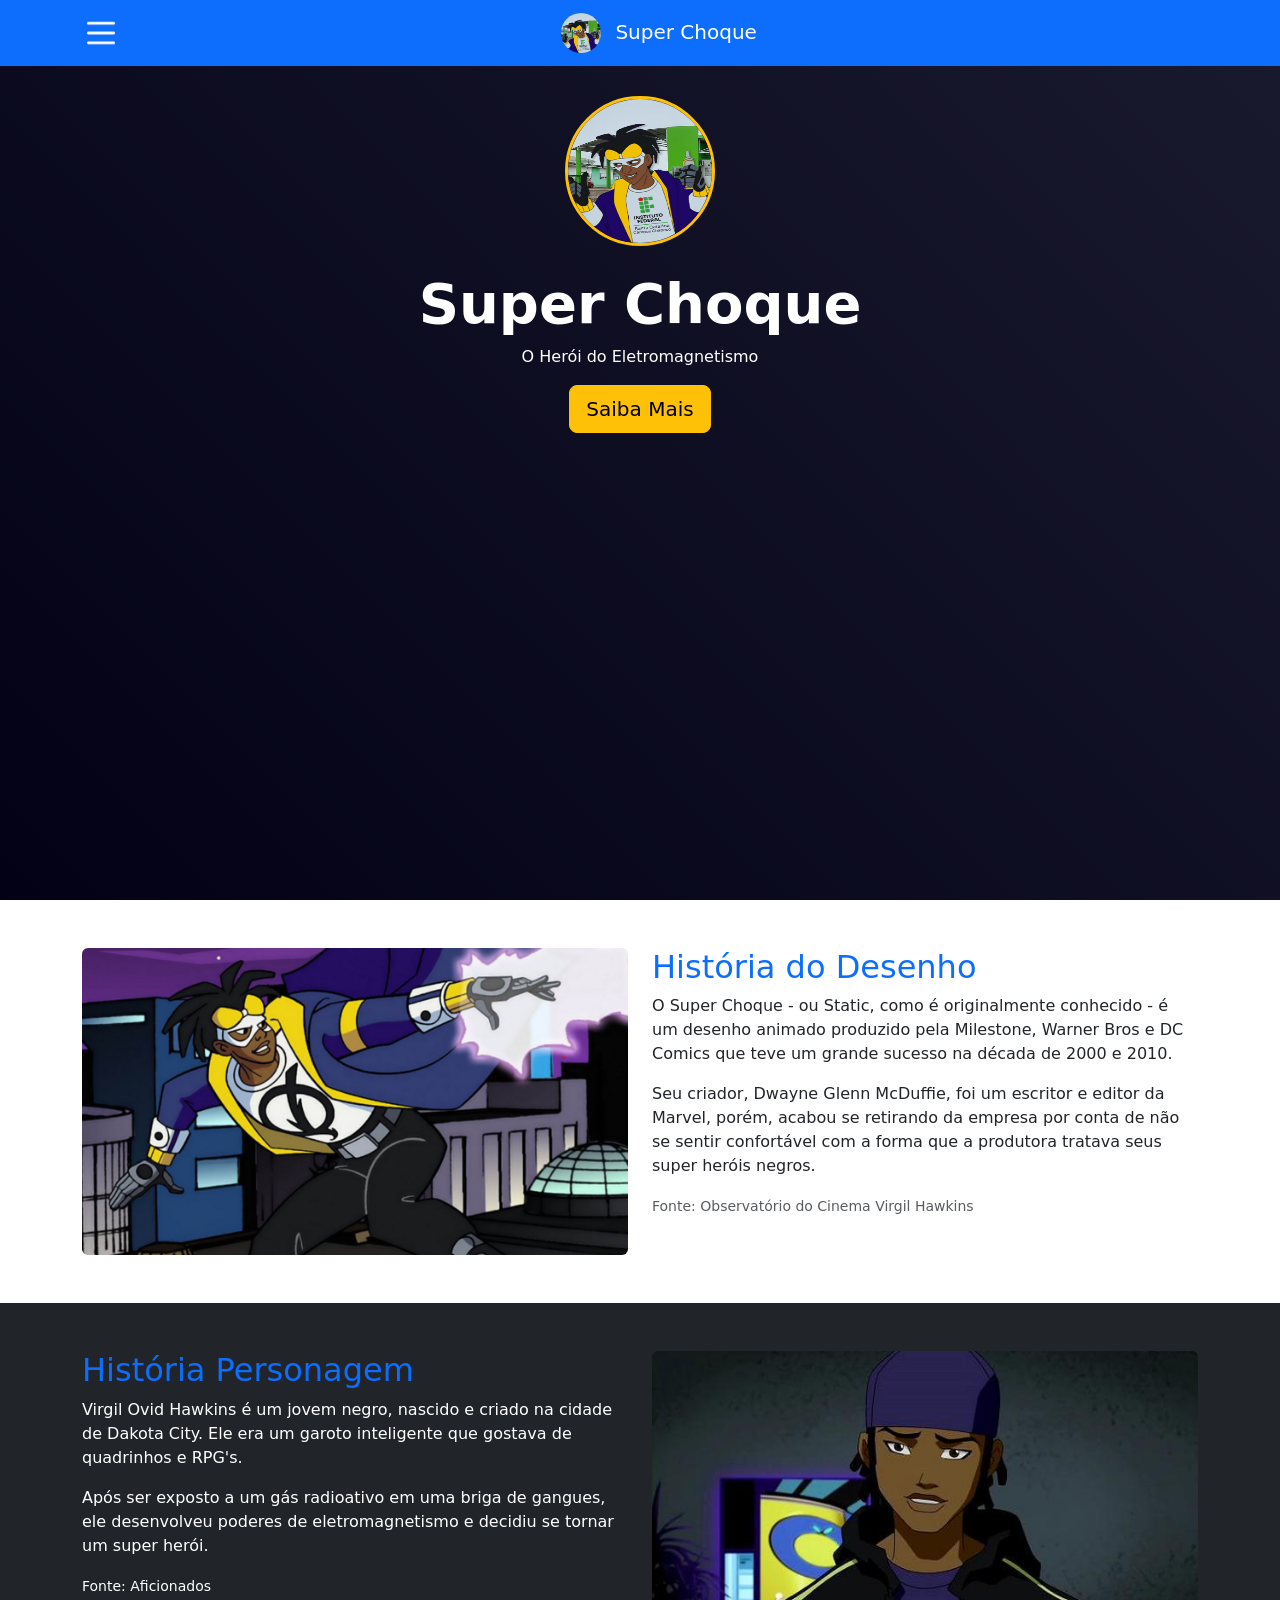
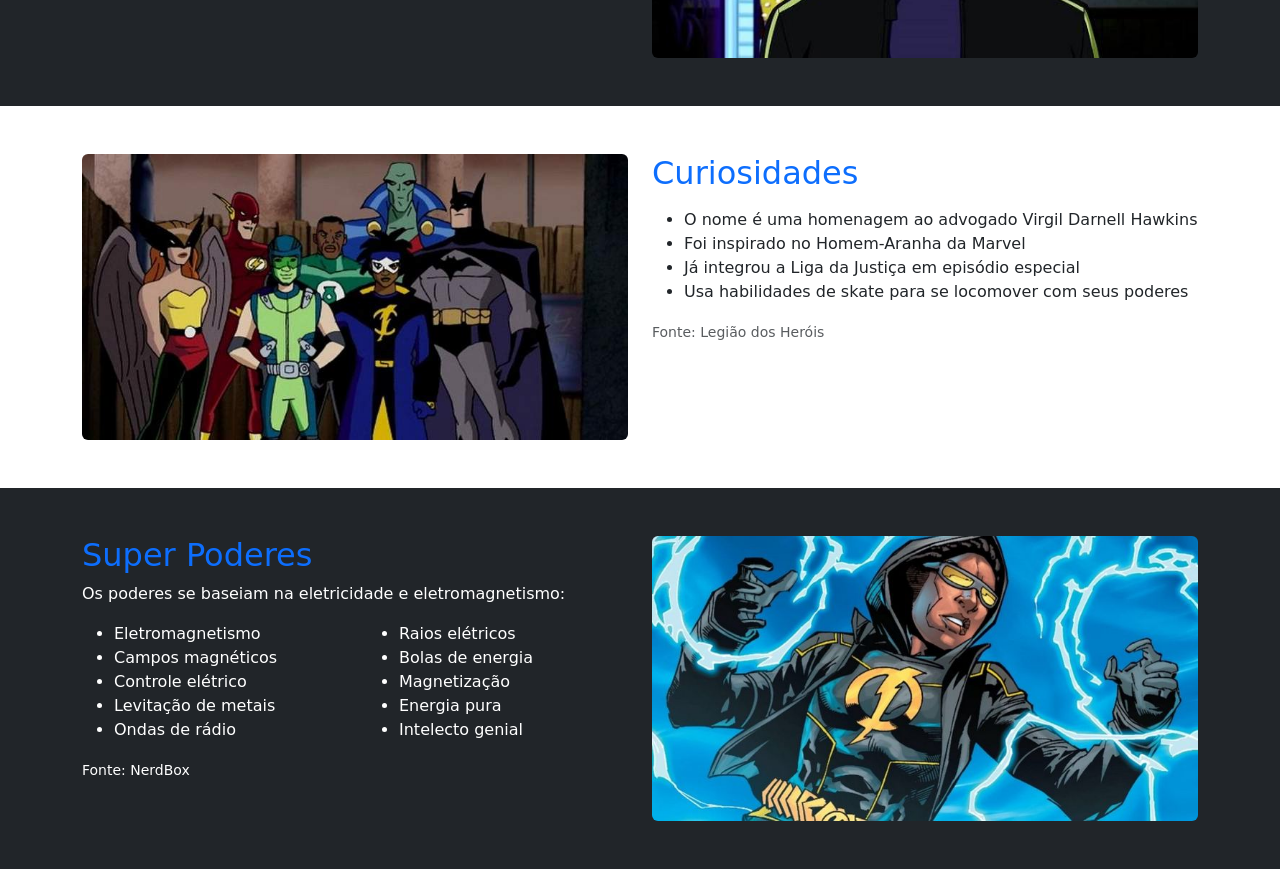
<file: site_super_choque/index.html>
<!doctype html>
<html lang="en">
  <head>
    <meta charset="utf-8">
    <meta name="viewport" content="width=device-width, initial-scale=1">
    <title>Super Choque</title>
    <link 
    href="https://cdn.jsdelivr.net/npm/bootstrap@5.3.8/dist/css/bootstrap.min.css" 
    rel="stylesheet" 
    integrity="sha384-sRIl4kxILFvY47J16cr9ZwB07vP4J8+LH7qKQnuqkuIAvNWLzeN8tE5YBujZqJLB" 
    crossorigin="anonymous">
    <link rel="stylesheet" href="css/style.css"/>
    <script src="js/menu.js"></script>
  </head>
  <body>
    <!--Menu de Navegação-->
    <div id="menu-lateral" class="menu-lateral">

        <ul class="menu-itens">
            <li><a href="#inicio">Início</a></li>
            <li><a href="#historia">História</a></li>
            <li><a href="#personagem">Personagem</a></li>
            <li><a href="#curiosidades">Curiosidades</a></li>
            <li><a href="#poderes">Poderes</a></li>
        </ul>
    </div>
    <nav class="navbar navbar-dark bg-primary fixed-top">
        <div class="container">
            <button class="btn-menu" onclick="showMenu()">
                <img 
                id="img-menu"
                src="img/icon-hamburger-menu.png" 
                width="28" 
                height="28"
                alt="menu"
                />
            </button>
            <a class="navbar-brand mx-auto" href="#">
                <img src="img/icone_tela_principal.png" 
                width="40"
                height="40"
                alt="Super Choque"
                class="rounded-circle me-2"
            />
                Super Choque
            </a>
        </div>
    </nav>

    <!--Seção Principal-->
    <header id="inicio" class="hero-section text-center text-white py-5">
        <div class="container mt-5">
            <img 
            class="hero-image rounded-circle mb-4"
            src="img/icone_tela_principal.png" 
            alt="Super Choque"
            />
            <h1 class="display-4 fw-bold">Super Choque</h1>
            <p class=""lead> O Herói do Eletromagnetismo</p>
            <a href="#" class="btn btn-warning btn-lg">Saiba Mais</a>
        </div>
    </header>


    <!--História do Desenho-->
<main>
    <section id="historia" class="py-5">
        <div class="container">
            <div class="row">
                <div class="col-6">
                    <img 
                    class="img-fluid rounded"
                    src="img/historia.jpg" 
                    alt="Historia Super Choque"
                    />
                </div>
                <div class="col-6">

                    <h2 class="text-primary">História do Desenho</h2>
                    <p>
                        O Super Choque - ou Static, como é originalmente conhecido - é um desenho animado produzido pela Milestone,
                        Warner Bros e DC Comics que teve um grande sucesso na década de 2000 e 2010.
                    </p>
                    <p>
                        Seu criador, Dwayne Glenn McDuffie, foi um escritor e editor da Marvel, porém, acabou se 
                        retirando da empresa por conta de não se sentir confortável com a forma que a produtora 
                        tratava seus super heróis negros.
                    </p>
                    <p class="text-muted">
                        <small>Fonte: Observatório do Cinema Virgil Hawkins</small>
                    </p>
                </div>
            </div>
        </div>
    </section>


    <!--História do Personagem-->
    <section id="personagem" class="bg-dark text-white py-5">
        <div class="container">
            <div class="row">
                <div class="col-6">
                    <h2 class="text-primary">História Personagem</h2>
                    <p>
                        Virgil Ovid Hawkins é um jovem negro, nascido e criado na cidade de Dakota City. Ele era um garoto 
                        inteligente que gostava de quadrinhos e RPG's.
                    </p>
                    <p>
                        Após ser exposto a um gás radioativo em uma briga de gangues, ele desenvolveu poderes 
                        de eletromagnetismo e decidiu se tornar um super herói.
                    </p>
                    <p class="text-muted">
                        <small class="text-white">Fonte: Aficionados</small>
                    </p>

                </div>
                <div class="col-6">
                    <img 
                    class="img-fluid rounded"
                    src="img/historia2.jpg" 
                    alt="Historia Super Choque"
                    />
                </div>
            </div>
        </div>
    </section>

    <!--Curiosidade-->
        <section id="curiosidades" class="py-5">
        <div class="container">
            <div class="row">
                <div class="col-6">
                    <img 
                    class="img-fluid rounded"
                    src="img/curiosidades.jpeg" 
                    alt="Historia Super Choque"
                    />
                </div>
                <div class="col-6">

                    <h2 class="text-primary">Curiosidades</h2>
                    <p>
                        <ul>
                            <li>O nome é uma homenagem ao advogado Virgil Darnell Hawkins</li>
                            <li>Foi inspirado no Homem-Aranha da Marvel</li>
                            <li>Já integrou a Liga da Justiça em episódio especial</li>
                            <li>Usa habilidades de skate para se locomover com seus poderes</li>
                        </ul>
                        
                    </p>
                    <p class="text-muted">
                        <small>Fonte: Legião dos Heróis</small>
                    </p>
                </div>
            </div>
        </div>
    </section>

    <!--Super Poderes-->
        <section id="poderes" class="bg-dark text-white py-5">
        <div class="container">
            <div class="row">
                <div class="col-6">
                    <h2 class="text-primary">Super Poderes</h2>
                    <p>Os poderes se baseiam na eletricidade e eletromagnetismo:</p>
                    <div class="row">
                        <div class="col-6">
                            <ul>
                        <li>Eletromagnetismo</li>
                        <li>Campos magnéticos</li>
                        <li>Controle elétrico</li>
                        <li>Levitação de metais</li>
                        <li>Ondas de rádio</li>
                       </ul>

                        </div>
                        <div class="col-6">
                            <ul>
                        <li>Raios elétricos</li>
                        <li>Bolas de energia</li>
                        <li>Magnetização</li>
                        <li>Energia pura</li>
                        <li>Intelecto genial</li>
                       </ul>

                        </div>
                    </div>
                   
                     <p class="text-muted">
                        <small class="text-white">Fonte: NerdBox</small>
                    </p>

                </div>
                <div class="col-6">
                    <img 
                    class="img-fluid rounded"
                    src="img/super_poder.jpeg" 
                    alt="Historia Super Choque"
                    />
                </div>
            </div>
        </div>
    </section>
</main>
<footer class="bg.primary text-white text-center px-3">
    <div class="container">
        <p class="mb-0">
            Projeto Desenvolvimento Web 1 - Site Super Choque &copy; 2026
        </p>
    </div>

</footer>

    <script src="https://cdn.jsdelivr.net/npm/bootstrap@5.3.8/dist/js/bootstrap.bundle.min.js" integrity="sha384-FKyoEForCGlyvwx9Hj09JcYn3nv7wiPVlz7YYwJrWVcXK/BmnVDxM+D2scQbITxI" crossorigin="anonymous"></script>
  </body>
</html>
</file>
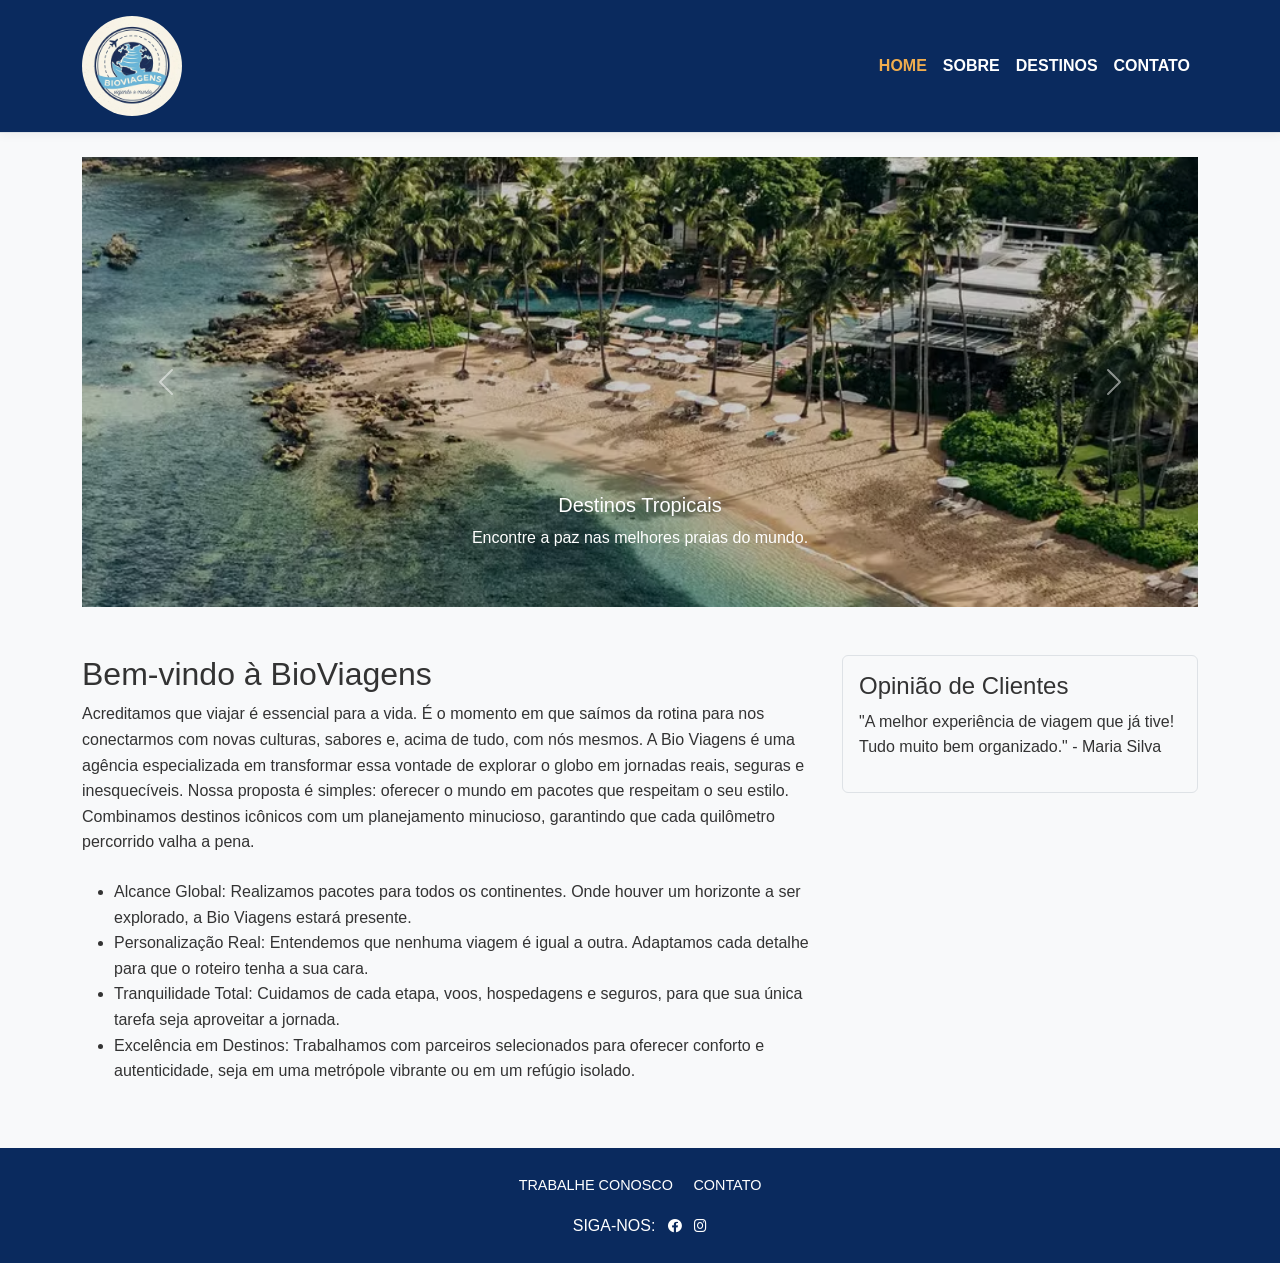
<file: trabalho_01_site_viagens/index.html>
<!DOCTYPE html>
<html lang="pt-br">

<head>
    <meta charset="UTF-8">
    <meta name="viewport" content="width=device-width, initial-scale=1.0">
    <title>BioViagens - Explorando o Mundo</title>
    <link href="https://cdn.jsdelivr.net/npm/bootstrap@5.3.0/dist/css/bootstrap.min.css" rel="stylesheet">
    <link rel="stylesheet" href="https://cdnjs.cloudflare.com/ajax/libs/font-awesome/6.0.0/css/all.min.css">
    <link rel="stylesheet" href="css/style.css">
</head>

<body>

    <header class="py-3 border-bottom">
        <div class="container d-flex justify-content-between align-items-center">
            <div class="logo">
                <img src="img/logo.png" alt="Logomarca" height="100" class="rounded-circle">
            </div>

            <nav class="navbar navbar-expand-lg navbar-light">
                <div class="constainer-fluid">
                    <div class="collapse navbar-collapse" id="navbarNav">
                        <ul class="navbar-nav">
                            <li class="nav-item"><a class="nav-link active" href="index.html">HOME</a></li>
                            <li class="nav-item"><a class="nav-link" href="paginas/sobre.html">SOBRE</a></li>
                            <li class="nav-item"><a class="nav-link" href="paginas/destinos.html">DESTINOS</a></li>
                            <li class="nav-item"><a class="nav-link" href="paginas/contato.html">CONTATO</a></li>
                        </ul>
                    </div>
                </div>
            </nav>
        </div>
    </header>

    <main class="container my-4">

        <section id="home-carousel" class="carousel slide mb-5" data-bs-ride="carousel">
            <div class="carousel-inner">
                <div class="carousel-item active">
                    <img src="img/destino_tropical.png" class="d-block w-100" alt="Praia Paradisiaca">
                    <div class="carousel-caption d-none d-md-block">
                        <h5>Destinos Tropicais</h5>
                        <p>Encontre a paz nas melhores praias do mundo.</p>
                    </div>
                </div>
                <div class="carousel-item">
                    <img src="img/montanhas.jpg" class="d-block w-100" alt="Montanhas">
                    <div class="carousel-caption d-none d-md-block">
                        <h5>Aventura nas Montanhas</h5>
                        <p>Trilhas inesquecíveis esperam por você.</p>
                    </div>
                </div>
            </div>
            <button class="carousel-control-prev" type="button" data-bs-target="#home-carousel" data-bs-slide="prev">
                <span class="carousel-control-prev-icon"></span>
            </button>
            <button class="carousel-control-next" type="button" data-bs-target="#home-carousel" data-bs-slide="next">
                <span class="carousel-control-next-icon"></span>
            </button>
        </section>

        <div class="row">
            <article class="col-md-8">
                <h2>Bem-vindo à BioViagens</h2>
                <section class="mb-4">
                    <p>Acreditamos que viajar é essencial para a vida. É o momento em que saímos da
                        rotina para nos conectarmos com novas culturas, sabores e, acima de tudo, com
                        nós mesmos. A Bio Viagens é uma agência especializada em transformar essa vontade
                        de explorar o globo em jornadas reais, seguras e inesquecíveis.
                        Nossa proposta é simples: oferecer o mundo em pacotes que respeitam o seu estilo.
                        Combinamos destinos icônicos com um planejamento minucioso, garantindo que cada
                        quilômetro percorrido valha a pena.</p>
                </section>
                <section>
                    <p>
                    <ul>
                        <li>Alcance Global: Realizamos pacotes para todos os continentes. Onde houver um horizonte a ser
                            explorado, a Bio Viagens estará presente.</li>
                        <li>Personalização Real: Entendemos que nenhuma viagem é igual a outra. Adaptamos cada detalhe
                            para que o roteiro tenha a sua cara.</li>
                        <li>Tranquilidade Total: Cuidamos de cada etapa, voos, hospedagens e seguros, para que sua única
                            tarefa seja aproveitar a jornada.</li>
                        <li>Excelência em Destinos: Trabalhamos com parceiros selecionados para oferecer conforto e
                            autenticidade, seja em uma metrópole vibrante ou em um refúgio isolado.</li>
                    </ul>
                    </p>
                </section>
            </article>

            <aside class="col-md-4">
                <div class="p-3 mb-3 bg-light border rounded">
                    <h4>Opinião de Clientes</h4>
                    <p class="font-italic">"A melhor experiência de viagem que já tive! Tudo muito bem organizado." -
                        Maria Silva</p>
                </div>
            </aside>
        </div>
    </main>

    <footer class="text-white py-4 mt-5">
        <div class="container text-center">
            <nav class="mb-3">
                <a href="paginas/contato.html" class="text-white mx-2">TRABALHE CONOSCO</a>
                <a href="paginas/contato.html" class="text-white mx-2">CONTATO</a>
            </nav>
            <div class="social-links">
                <span>SIGA-NOS:</span>
                <a href="#" class="text-white ms-2"><i class="fa-brands fa-facebook"></i></a>
                <a href="#" class="text-white ms-2"><i class="fa-brands fa-instagram"></i></a>
            </div>
        </div>
    </footer>

    <script src="https://cdn.jsdelivr.net/npm/bootstrap@5.3.0/dist/js/bootstrap.bundle.min.js"></script>
</body>

</html>
</file>
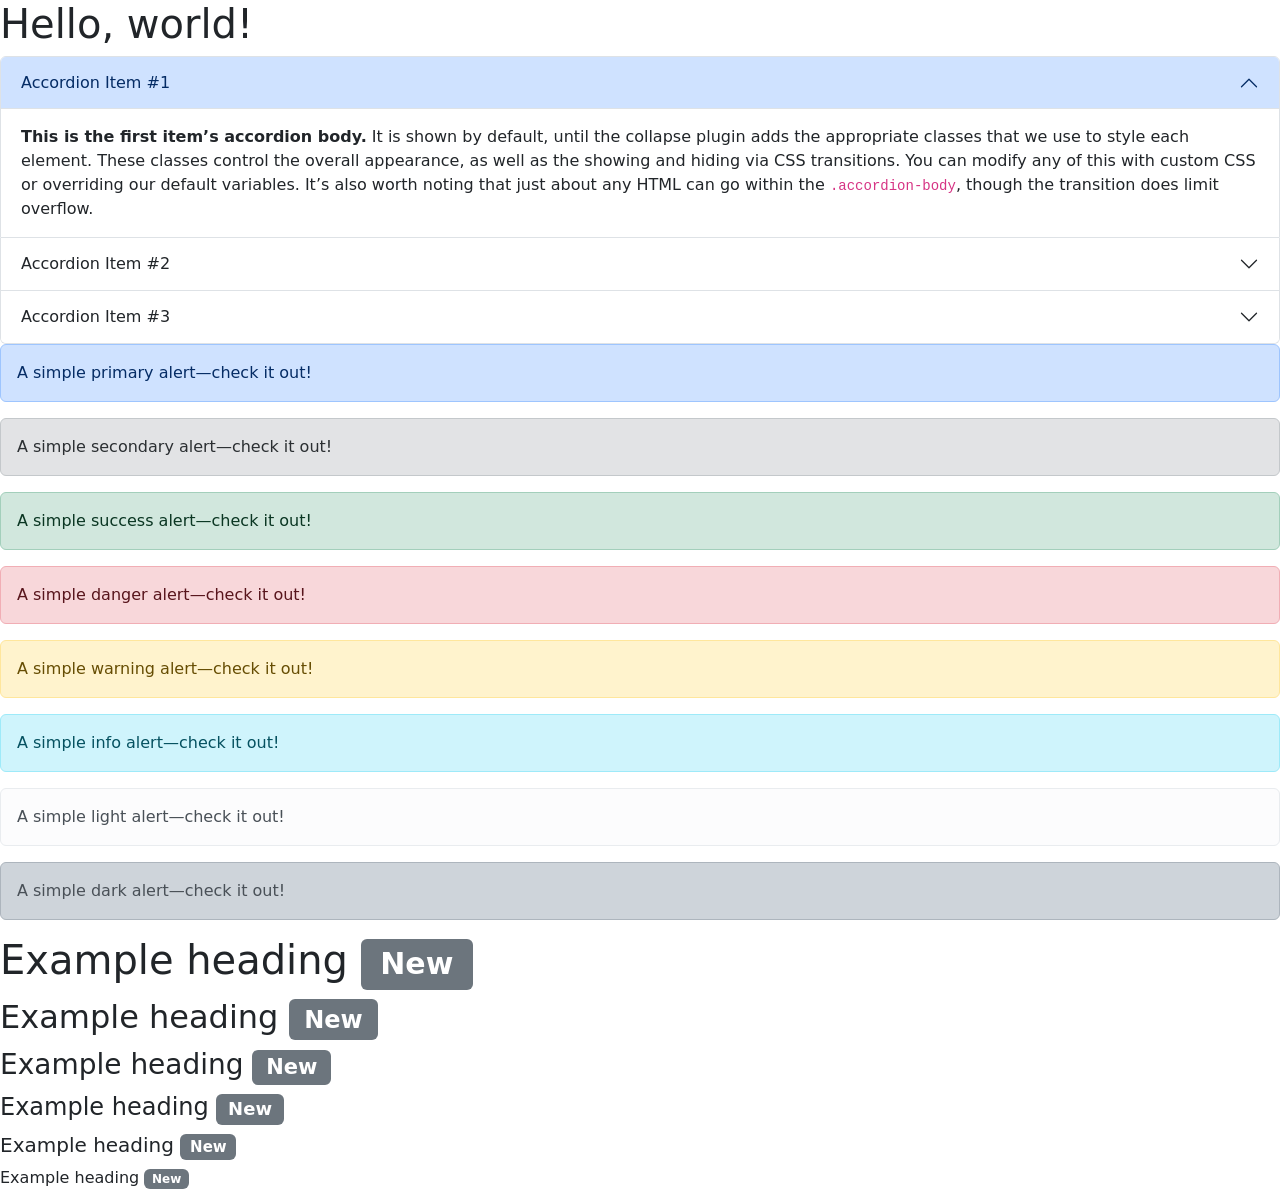
<file: bootstrap/exemplo_componente.html>
<!doctype html>
<html lang="en">
  <head>
    <meta charset="utf-8">
    <meta name="viewport" content="width=device-width, initial-scale=1">
    <title>Bootstrap demo</title>
    <link href="https://cdn.jsdelivr.net/npm/bootstrap@5.3.8/dist/css/bootstrap.min.css" rel="stylesheet" integrity="sha384-sRIl4kxILFvY47J16cr9ZwB07vP4J8+LH7qKQnuqkuIAvNWLzeN8tE5YBujZqJLB" crossorigin="anonymous">
  </head>
  <body>
    <h1>Hello, world!</h1>
    <script src="https://cdn.jsdelivr.net/npm/bootstrap@5.3.8/dist/js/bootstrap.bundle.min.js" integrity="sha384-FKyoEForCGlyvwx9Hj09JcYn3nv7wiPVlz7YYwJrWVcXK/BmnVDxM+D2scQbITxI" crossorigin="anonymous"></script>
  
  
  <section>
    <div class="accordion" id="accordionExample">
  <div class="accordion-item">
    <h2 class="accordion-header">
      <button class="accordion-button" type="button" data-bs-toggle="collapse" data-bs-target="#collapseOne" aria-expanded="true" aria-controls="collapseOne">
        Accordion Item #1
      </button>
    </h2>
    <div id="collapseOne" class="accordion-collapse collapse show" data-bs-parent="#accordionExample">
      <div class="accordion-body">
        <strong>This is the first item’s accordion body.</strong> It is shown by default, until the collapse plugin adds the appropriate classes that we use to style each element. These classes control the overall appearance, as well as the showing and hiding via CSS transitions. You can modify any of this with custom CSS or overriding our default variables. It’s also worth noting that just about any HTML can go within the <code>.accordion-body</code>, though the transition does limit overflow.
      </div>
    </div>
  </div>
  <div class="accordion-item">
    <h2 class="accordion-header">
      <button class="accordion-button collapsed" type="button" data-bs-toggle="collapse" data-bs-target="#collapseTwo" aria-expanded="false" aria-controls="collapseTwo">
        Accordion Item #2
      </button>
    </h2>
    <div id="collapseTwo" class="accordion-collapse collapse" data-bs-parent="#accordionExample">
      <div class="accordion-body">
        <strong>This is the second item’s accordion body.</strong> It is hidden by default, until the collapse plugin adds the appropriate classes that we use to style each element. These classes control the overall appearance, as well as the showing and hiding via CSS transitions. You can modify any of this with custom CSS or overriding our default variables. It’s also worth noting that just about any HTML can go within the <code>.accordion-body</code>, though the transition does limit overflow.
      </div>
    </div>
  </div>
  <div class="accordion-item">
    <h2 class="accordion-header">
      <button class="accordion-button collapsed" type="button" data-bs-toggle="collapse" data-bs-target="#collapseThree" aria-expanded="false" aria-controls="collapseThree">
        Accordion Item #3
      </button>
    </h2>
    <div id="collapseThree" class="accordion-collapse collapse" data-bs-parent="#accordionExample">
      <div class="accordion-body">
        <strong>This is the third item’s accordion body.</strong> It is hidden by default, until the collapse plugin adds the appropriate classes that we use to style each element. These classes control the overall appearance, as well as the showing and hiding via CSS transitions. You can modify any of this with custom CSS or overriding our default variables. It’s also worth noting that just about any HTML can go within the <code>.accordion-body</code>, though the transition does limit overflow.
      </div>
    </div>
  </div>
</div>
</section>

<section>
<div class="alert alert-primary" role="alert">
  A simple primary alert—check it out!
</div>
<div class="alert alert-secondary" role="alert">
  A simple secondary alert—check it out!
</div>
<div class="alert alert-success" role="alert">
  A simple success alert—check it out!
</div>
<div class="alert alert-danger" role="alert">
  A simple danger alert—check it out!
</div>
<div class="alert alert-warning" role="alert">
  A simple warning alert—check it out!
</div>
<div class="alert alert-info" role="alert">
  A simple info alert—check it out!
</div>
<div class="alert alert-light" role="alert">
  A simple light alert—check it out!
</div>
<div class="alert alert-dark" role="alert">
  A simple dark alert—check it out!
</div>
</section>

<section>
<h1>Example heading <span class="badge text-bg-secondary">New</span></h1>
<h2>Example heading <span class="badge text-bg-secondary">New</span></h2>
<h3>Example heading <span class="badge text-bg-secondary">New</span></h3>
<h4>Example heading <span class="badge text-bg-secondary">New</span></h4>
<h5>Example heading <span class="badge text-bg-secondary">New</span></h5>
<h6>Example heading <span class="badge text-bg-secondary">New</span></h6>
</section>

</body>
</html>
</file>
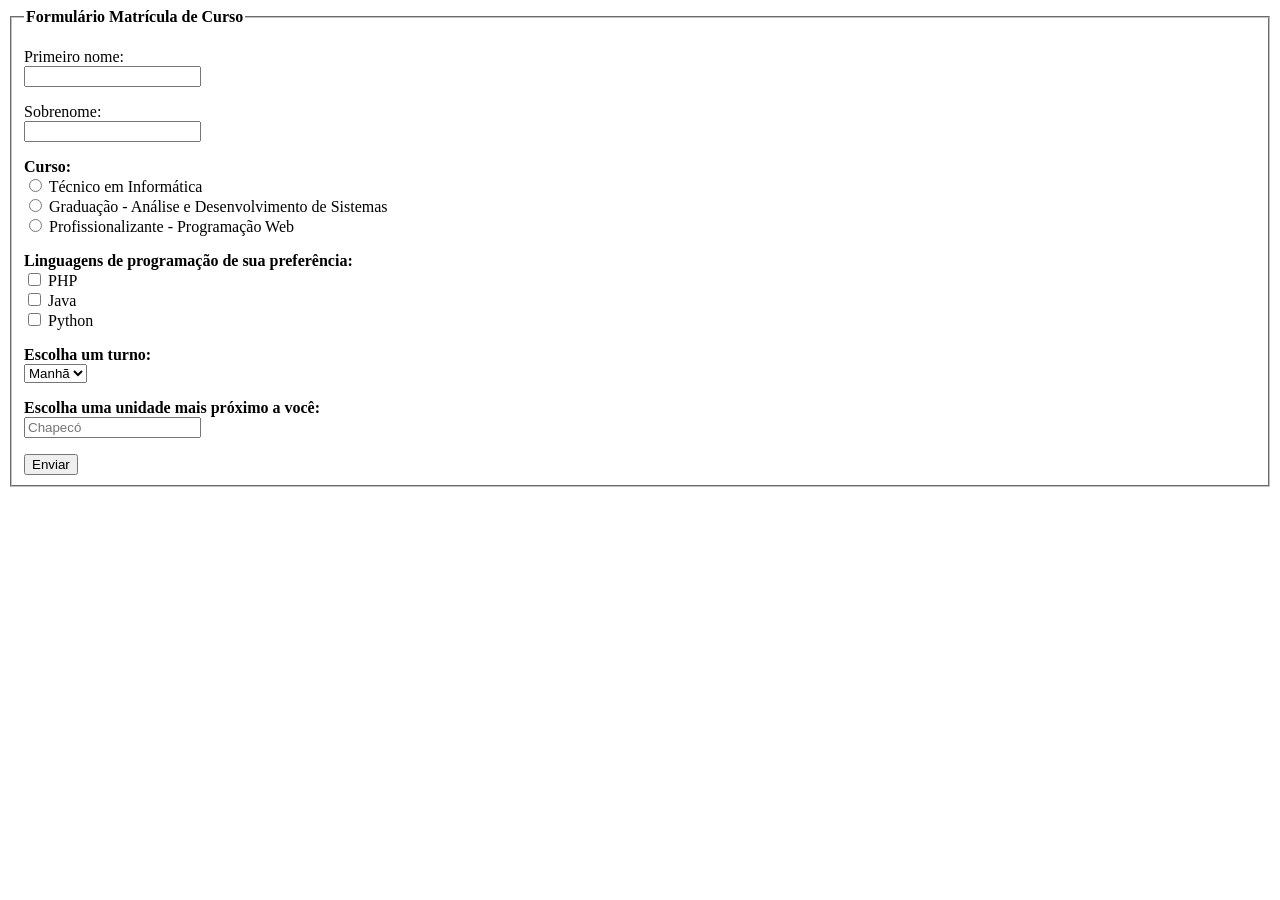
<file: Exercicios/Formulario01.html>
<!DOCTYPE html>
<html lang="pt-br">
<head>
    <meta charset="UTF-8">
    <title>Formulário Matrícula de Curso</title>
</head>
<body>
    <form action="/action_page.html">
        <fieldset>
            <legend><strong>Formulário Matrícula de Curso</strong></legend>

            <p>
                Primeiro nome:<br>
                <input type="text" name="pnome">
            </p>

            <p>
                Sobrenome:<br>
                <input type="text" name="snome">
            </p>

            <p>
                <strong>Curso:</strong><br>
                <input type="radio" id="tecnico" name="curso" value="tecnico">
                <label for="tecnico">Técnico em Informática</label><br>
                
                <input type="radio" id="graduacao" name="curso" value="graduacao">
                <label for="graduacao">Graduação - Análise e Desenvolvimento de Sistemas</label><br>
                
                <input type="radio" id="profissional" name="curso" value="profissional">
                <label for="profissional">Profissionalizante - Programação Web</label>
            </p>

            <p>
                <strong>Linguagens de programação de sua preferência:</strong><br>
                <input type="checkbox" id="php" name="pref" value="php">
                <label for="php">PHP</label><br>
                
                <input type="checkbox" id="java" name="pref" value="java">
                <label for="java">Java</label><br>
                
                <input type="checkbox" id="python" name="pref" value="python">
                <label for="python">Python</label>
            </p>

            <p>
                <strong>Escolha um turno:</strong><br>
                <select name="turno">
                    <option value="manha">Manhã</option>
                    <option value="tarde">Tarde</option>
                    <option value="noite">Noite</option>
                </select>
            </p>

            <p>
                <strong>Escolha uma unidade mais próximo a você:</strong><br>
                <input list="unidades" name="unidade" placeholder="Chapecó">
                <datalist id="unidades">
                    <option value="Chapecó"></option>
                    <option value="Florianópolis"></option>
                    <option value="Joinville"></option>
                </datalist>
            </p>

            <input type="submit" value="Enviar">

        </fieldset>
    </form>

</body>
</html>
</file>
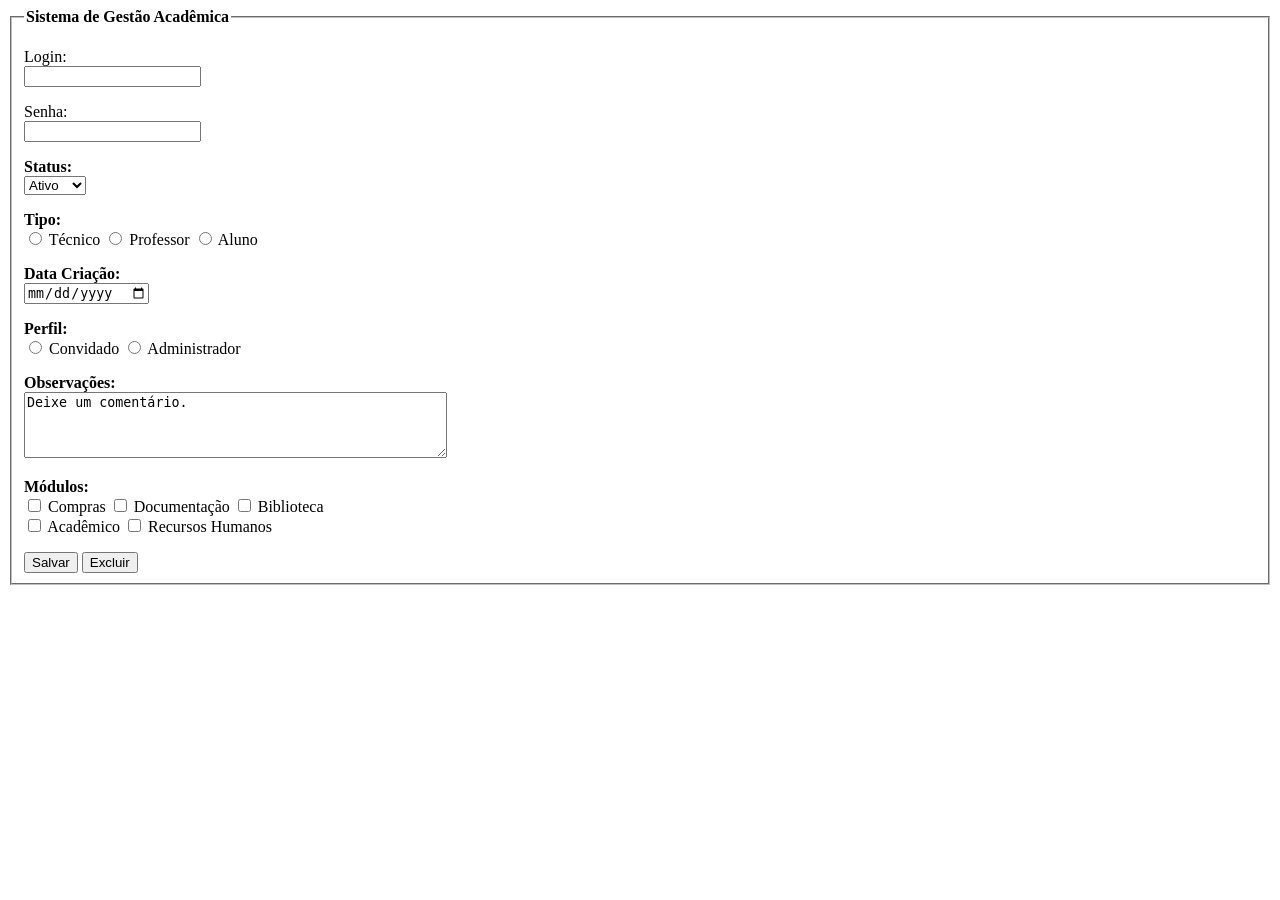
<file: Exercicios/Formulario02.html>
<!DOCTYPE html>
<html lang="pt-br">
<head>
    <meta charset="UTF-8">
    <title>Sistema de Gestão Acadêmica</title>
</head>
<body>
    <form action="/action_page.html">
        <fieldset>
            <legend><strong>Sistema de Gestão Acadêmica</strong></legend>

            <p>
                Login:<br>
                <input type="text" name="pnome">
            </p>

            <p>
                Senha:<br>
                <input type="text" name="snome">
            </p>

            <p>
                <strong>Status:</strong><br>
                <select name="status">
                    <option value="Ativo">Ativo</option>
                    <option value="Inativo">Inativo</option>
                </select>
            </p>

            <p>
                <strong>Tipo:</strong><br>
                <input type="radio" id="tecnico" name="tipo" value="tecnico">
                <label for="tecnico">Técnico</label>
                
                <input type="radio" id="professor" name="tipo" value="professor">
                <label for="ptofessor">Professor</label>
                
                <input type="radio" id="aluno" name="tipo" value="aluno">
                <label for="aluno">Aluno</label>
            </p>
            <p>
                <label for="data_criacao"><strong>Data Criação:</strong><br></label>
                <input type="date" id="data_criacao" name="data_criacao">
            </p>

            <p>
                <strong>Perfil:</strong><br>
                <input type="radio" id="convidado" name="tipo" value="convidado">
                <label for="convidado">Convidado</label>
                
                <input type="radio" id="administrador" name="tipo" value="administrador">
                <label for="administrador">Administrador</label>
            </p>

            <p>
                <strong>Observações:</strong><br>
                <textarea id="exemplo01" name="exemplo01" rows="4" cols="50">Deixe um comentário.</textarea>
            </p>

            <p>
                <strong>Módulos:</strong><br>
                <input type="checkbox" id="compras" name="pref" value="compras">
                <label for="compras">Compras</label>
                
                <input type="checkbox" id="documentação" name="pref" value="documentação">
                <label for="documentação">Documentação</label>
                
                <input type="checkbox" id="biblioteca" name="pref" value="biblioteca">
                <label for="biblioteca">Biblioteca</label><br>

                <input type="checkbox" id="academico" name="pref" value="academico">
                <label for="academico">Acadêmico</label>

                <input type="checkbox" id="recursosh" name="pref" value="recursosh">
                <label for="recursosh">Recursos Humanos</label>

            </p>

            <input type="submit" value="Salvar">
            <input type="button" value="Excluir">

        </fieldset>
    </form>

</body>
</html>
</file>
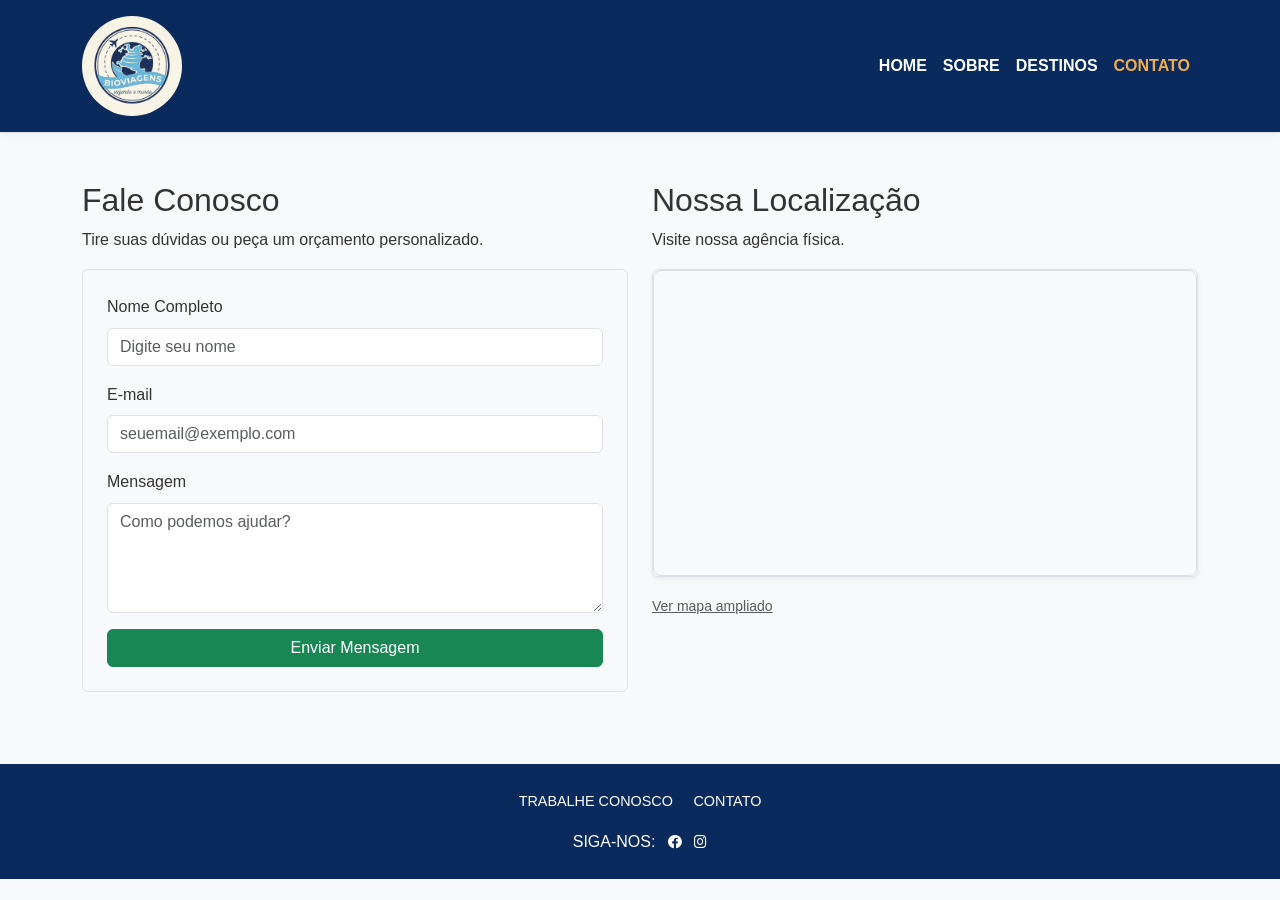
<file: trabalho_01_site_viagens/paginas/contato.html>
<!DOCTYPE html>
<html lang="pt-br">

<head>
    <meta charset="UTF-8">
    <meta name="viewport" content="width=device-width, initial-scale=1.0">
    <title>Contato - BioViagens</title>
    <link href="https://cdn.jsdelivr.net/npm/bootstrap@5.3.0/dist/css/bootstrap.min.css" rel="stylesheet">
    <link rel="stylesheet" href="https://cdnjs.cloudflare.com/ajax/libs/font-awesome/6.0.0/css/all.min.css">
    <link rel="stylesheet" href="../css/style.css">
</head>

<body>

    <header class="py-3 border-bottom">
        <div class="container d-flex justify-content-between align-items-center">
            <div class="logo">
                <img src="../img/logo.png" alt="Logomarca" height="100" class="rounded-circle">
            </div>
            <nav class="navbar navbar-expand-lg navbar-light">
                <ul class="navbar-nav">
                    <li class="nav-item"><a class="nav-link" href="../index.html">HOME</a></li>
                    <li class="nav-item"><a class="nav-link" href="sobre.html">SOBRE</a></li>
                    <li class="nav-item"><a class="nav-link" href="destinos.html">DESTINOS</a></li>
                    <li class="nav-item"><a class="nav-link active" href="contato.html">CONTATO</a></li>
                </ul>
            </nav>
        </div>
    </header>

    <main class="container my-5">
        <div class="row">
            <article class="col-md-6 mb-4">
                <h2>Fale Conosco</h2>
                <p>Tire suas dúvidas ou peça um orçamento personalizado.</p>

                <form action="#" class="p-4 border rounded bg-light">
                    <div class="mb-3">
                        <label for="nome" class="form-label">Nome Completo</label>
                        <input type="text" class="form-control" id="nome" placeholder="Digite seu nome" required>
                    </div>
                    <div class="mb-3">
                        <label for="email" class="form-label">E-mail</label>
                        <input type="email" class="form-control" id="email" placeholder="seuemail@exemplo.com" required>
                    </div>
                    <div class="mb-3">
                        <label for="mensagem" class="form-label">Mensagem</label>
                        <textarea class="form-control" id="mensagem" rows="4" placeholder="Como podemos ajudar?"
                            required></textarea>
                    </div>
                    <button type="submit" class="btn btn-success w-100">Enviar Mensagem</button>
                </form>
            </article>

            <aside class="col-md-6">
                <h2>Nossa Localização</h2>
                <p>Visite nossa agência física.</p>
                <div class="ratio ratio-16x9 border rounded shadow-sm overflow-hidden">
<iframe width="100%" height="100%" frameborder="0" scrolling="no" src="https://www.openstreetmap.org/export/embed.html?bbox=-52.6183%2C-27.1576%2C-52.5783%2C-27.1176&amp;layer=mapnik&amp;marker=-27.1376%2C-52.5983" style="border: 1px solid #ddd; border-radius: 8px;"></iframe>                </div>
                <div class="mt-3">
                    <small>
                        <a href="https://www.openstreetmap.org/?#map=18/-27.137667/-52.600501" target="_blank"
                            class="text-muted">Ver mapa ampliado</a>
                    </small>
                </div>
            </aside>
        </div>
    </main>

    <footer class="text-white py-4">
        <div class="container text-center">
            <nav class="mb-3">
                <a href="contato.html" class="text-white mx-2">TRABALHE CONOSCO</a>
                <a href="contato.html" class="text-white mx-2">CONTATO</a>
            </nav>
            <div class="social-links">
                <span>SIGA-NOS:</span>
                <a href="#" class="text-white ms-2"><i class="fab fa-facebook"></i></a>
                <a href="#" class="text-white ms-2"><i class="fab fa-instagram"></i></a>
            </div>
        </div>
    </footer>

    <script src="https://cdn.jsdelivr.net/npm/bootstrap@5.3.0/dist/js/bootstrap.bundle.min.js"></script>
</body>

</html>
</file>
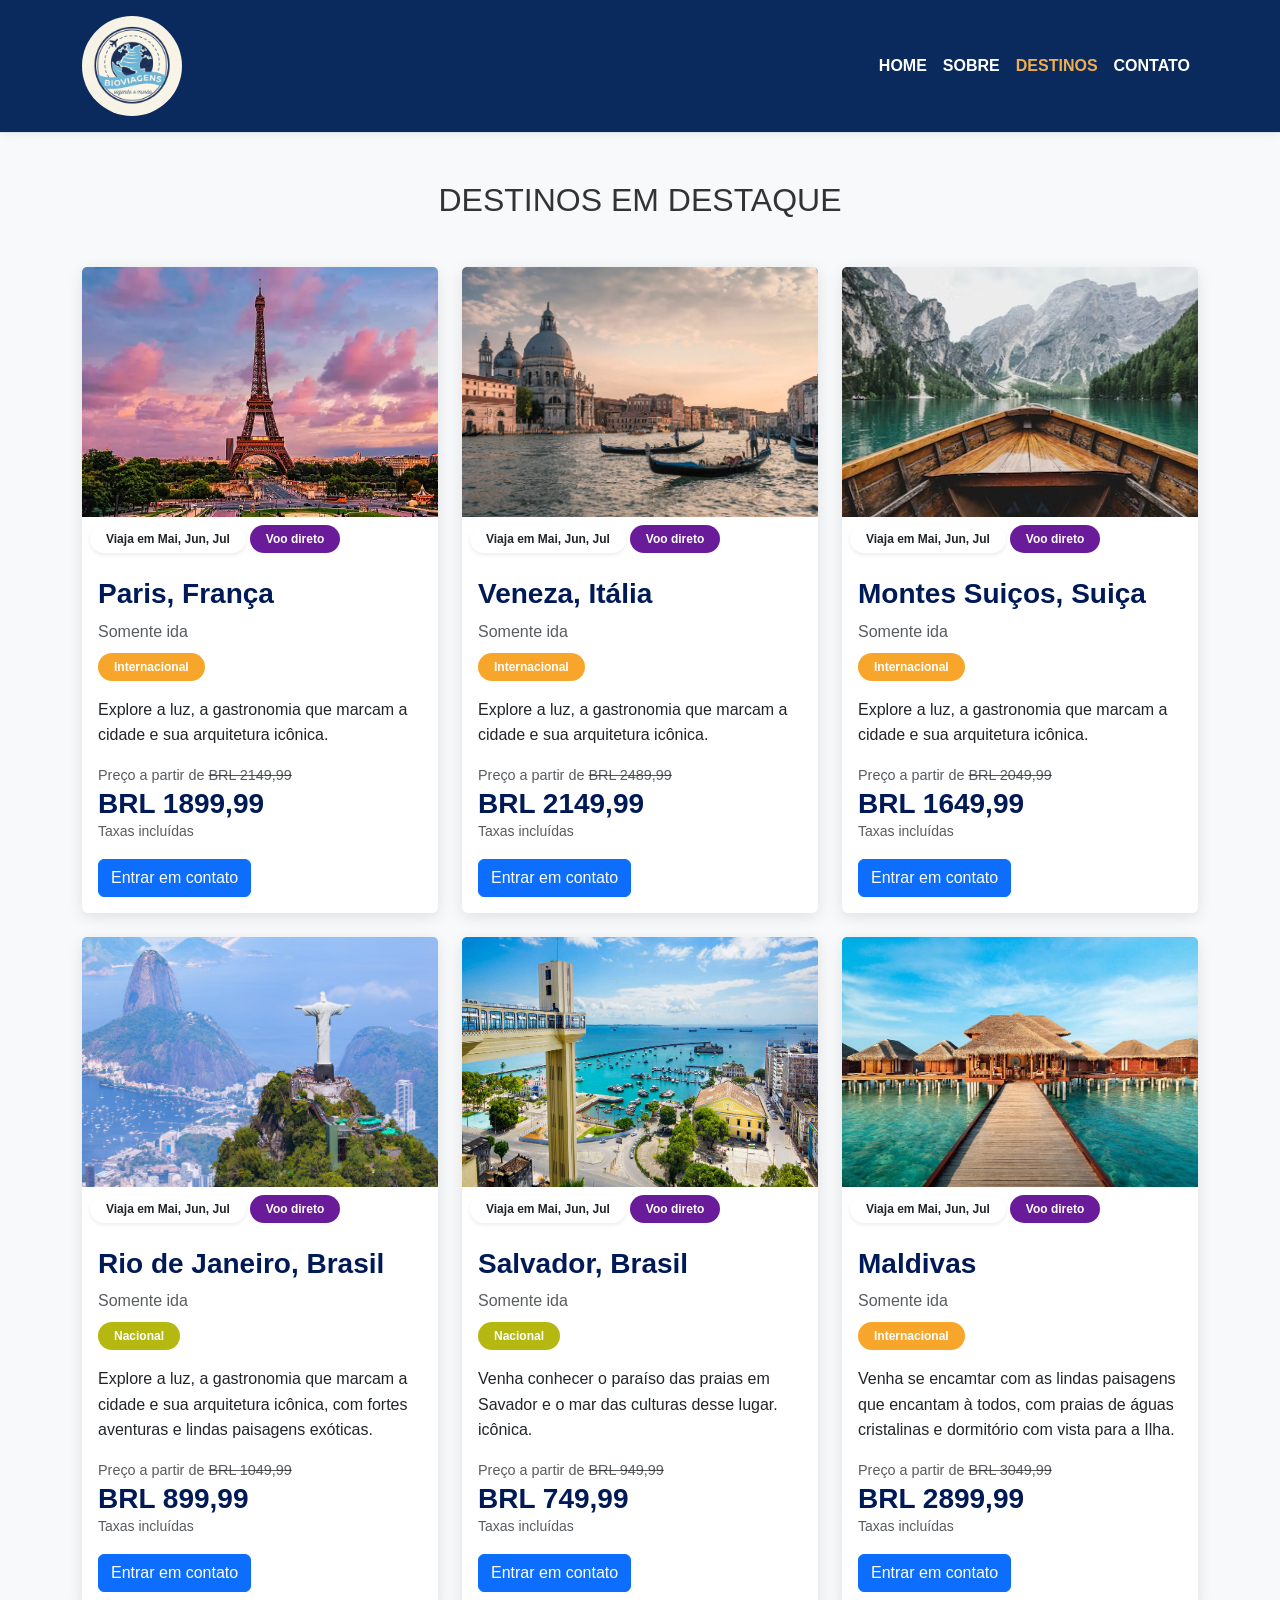
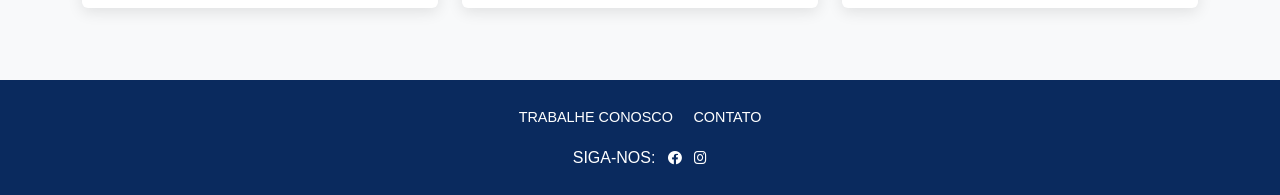
<file: trabalho_01_site_viagens/paginas/destinos.html>
<!DOCTYPE html>
<html lang="pt-br">

<head>
    <meta charset="UTF-8">
    <meta name="viewport" content="width=device-width, initial-scale=1.0">
    <title>Destinos - BioViagens</title>
    <link href="https://cdn.jsdelivr.net/npm/bootstrap@5.3.0/dist/css/bootstrap.min.css" rel="stylesheet">
    <link rel="stylesheet" href="https://cdnjs.cloudflare.com/ajax/libs/font-awesome/6.0.0/css/all.min.css">
    <link rel="stylesheet" href="../css/style.css">
</head>

<body>

    <header class="py-3 border-bottom">
        <div class="container d-flex justify-content-between align-items-center">
            <div class="logo">
                <img src="../img/logo.png" alt="Logomarca" height="100" class="rounded-circle">
            </div>
            <nav class="navbar navbar-expand-lg navbar-light">
                <ul class="navbar-nav">
                    <li class="nav-item"><a class="nav-link" href="../index.html">HOME</a></li>
                    <li class="nav-item"><a class="nav-link" href="sobre.html">SOBRE</a></li>
                    <li class="nav-item"><a class="nav-link active" href="destinos.html">DESTINOS</a></li>
                    <li class="nav-item"><a class="nav-link" href="contato.html">CONTATO</a></li>
                </ul>
            </nav>
        </div>
    </header>

    <main class="container my-5">

        
        <h2 class="text-center mb-5">DESTINOS EM DESTAQUE</h2>

        <div class="row">
            <div class="col-md-4 mb-4">
                <div class="card">
                    <img src="../img/imagem_paris.webp" class="card-img-top" style="height: 250px;" alt="Paris">
                    <div class="bottom-0 start-0 m-2 d-flex gap-1">
                        <span class="badge bg-white text-dark rounded-pill px-3 py-2 shadow-sm">Viaja em <strong>Mai,
                                Jun, Jul</strong></span>
                        <span class="badge rounded-pill px-3 py-2 text-white" style="background-color: #6a1b9a;">Voo
                            direto</span>
                    </div>
                    <div class="card-body">
                        <h3 class="card-title fw-bold" style="color: #001a57;">Paris, França</h3>
                        <p class="text-muted mb-2">Somente ida</p>
                        <span class="badge rounded-pill px-3 py-2 mb-3"
                            style="background-color: #f8a62b;">Internacional</span>
                        <p class="card-content">Explore a luz, a gastronomia que marcam a cidade e sua arquitetura
                            icônica.</p>
                        <p class="text-muted mb-0" style="font-size: 0.9rem;">Preço a partir de <del>BRL 2149,99</del>
                        </p>
                        <h3 class="fw-bold mb-0" style="color: #001a57;">BRL 1899,99</h3>
                        <p class="text-muted small">Taxas incluídas</p>
                        <a href="../paginas/contato.html" class="btn btn-primary">Entrar em contato</a>
                    </div>
                </div>
            </div>

            <div class="col-md-4 mb-4">
                <div class="card">
                    <img src="../img/veneza.webp" class="card-img-top" style="height: 250px;" alt="Veneza">
                    <div class="bottom-0 start-0 m-2 d-flex gap-1">
                        <span class="badge bg-white text-dark rounded-pill px-3 py-2 shadow-sm">Viaja em <strong>Mai,
                                Jun, Jul</strong></span>
                        <span class="badge rounded-pill px-3 py-2 text-white" style="background-color: #6a1b9a;">Voo
                            direto</span>
                    </div>
                    <div class="card-body">
                        <h3 class="card-title fw-bold" style="color: #001a57;">Veneza, Itália</h3>
                        <p class="text-muted mb-2">Somente ida</p>
                        <span class="badge rounded-pill px-3 py-2 mb-3"
                            style="background-color: #f8a62b;">Internacional</span>
                        <p class="card-content">Explore a luz, a gastronomia que marcam a cidade e sua arquitetura
                            icônica.</p>
                        <p class="text-muted mb-0" style="font-size: 0.9rem;">Preço a partir de <del>BRL 2489,99</del>
                        </p>
                        <h3 class="fw-bold mb-0" style="color: #001a57;">BRL 2149,99</h3>
                        <p class="text-muted small">Taxas incluídas</p>
                        <a href="../paginas/contato.html" class="btn btn-primary">Entrar em contato</a>
                    </div>
                </div>
            </div>

            <div class="col-md-4 mb-4">
                <div class="card">
                    <img src="../img/montes_suicos.jpg" class="card-img-top" style="height: 250px;" alt="Montes Suiços">
                    <div class="bottom-0 start-0 m-2 d-flex gap-1">
                        <span class="badge bg-white text-dark rounded-pill px-3 py-2 shadow-sm">Viaja em <strong>Mai,
                                Jun, Jul</strong></span>
                        <span class="badge rounded-pill px-3 py-2 text-white" style="background-color: #6a1b9a;">Voo
                            direto</span>
                    </div>
                    <div class="card-body">
                        <h3 class="card-title fw-bold" style="color: #001a57;">Montes Suiços, Suiça</h3>
                        <p class="text-muted mb-2">Somente ida</p>
                        <span class="badge rounded-pill px-3 py-2 mb-3"
                            style="background-color: #f8a62b;">Internacional</span>
                        <p class="card-content">Explore a luz, a gastronomia que marcam a cidade e sua arquitetura
                            icônica.</p>
                        <p class="text-muted mb-0" style="font-size: 0.9rem;">Preço a partir de <del>BRL 2049,99</del>
                        </p>
                        <h3 class="fw-bold mb-0" style="color: #001a57;">BRL 1649,99</h3>
                        <p class="text-muted small">Taxas incluídas</p>
                        <a href="../paginas/contato.html" class="btn btn-primary">Entrar em contato</a>
                    </div>
                </div>
            </div>

            <div class="col-md-4 mb-4">
                <div class="card">
                    <img src="../img/rio_de_janeiro.avif" class="card-img-top" style="height: 250px;" alt="Rio de Janeiro">
                    <div class="bottom-0 start-0 m-2 d-flex gap-1">
                        <span class="badge bg-white text-dark rounded-pill px-3 py-2 shadow-sm">Viaja em <strong>Mai,
                                Jun, Jul</strong></span>
                        <span class="badge rounded-pill px-3 py-2 text-white" style="background-color: #6a1b9a;">Voo
                            direto</span>
                    </div>
                    <div class="card-body">
                        <h3 class="card-title fw-bold" style="color: #001a57;">Rio de Janeiro, Brasil</h3>
                        <p class="text-muted mb-2">Somente ida</p>
                        <span class="badge rounded-pill px-3 py-2 mb-3"
                            style="background-color: #b5b811;">Nacional</span>
                        <p class="card-content">Explore a luz, a gastronomia que marcam a cidade e sua arquitetura
                            icônica, com fortes aventuras e lindas paisagens exóticas.</p>
                        <p class="text-muted mb-0" style="font-size: 0.9rem;">Preço a partir de <del>BRL 1049,99</del>
                        </p>
                        <h3 class="fw-bold mb-0" style="color: #001a57;">BRL 899,99</h3>
                        <p class="text-muted small">Taxas incluídas</p>
                        <a href="../paginas/contato.html" class="btn btn-primary">Entrar em contato</a>
                    </div>
                </div>
            </div>

            <div class="col-md-4 mb-4">
                <div class="card">
                    <img src="../img/salvador.jpg" class="card-img-top" style="height: 250px;" alt="Salvador">
                    <div class="bottom-0 start-0 m-2 d-flex gap-1">
                        <span class="badge bg-white text-dark rounded-pill px-3 py-2 shadow-sm">Viaja em <strong>Mai,
                                Jun, Jul</strong></span>
                        <span class="badge rounded-pill px-3 py-2 text-white" style="background-color: #6a1b9a;">Voo
                            direto</span>
                    </div>
                    <div class="card-body">
                        <h3 class="card-title fw-bold" style="color: #001a57;">Salvador, Brasil</h3>
                        <p class="text-muted mb-2">Somente ida</p>
                        <span class="badge rounded-pill px-3 py-2 mb-3"
                            style="background-color: #b5b811;">Nacional</span>
                        <p class="card-content">Venha conhecer o paraíso das praias em Savador e o mar das culturas
                            desse lugar.
                            icônica.</p>
                        <p class="text-muted mb-0" style="font-size: 0.9rem;">Preço a partir de <del>BRL 949,99</del>
                        </p>
                        <h3 class="fw-bold mb-0" style="color: #001a57;">BRL 749,99</h3>
                        <p class="text-muted small">Taxas incluídas</p>
                        <a href="../paginas/contato.html" class="btn btn-primary">Entrar em contato</a>
                    </div>
                </div>
            </div>

            <div class="col-md-4 mb-4">
                <div class="card">
                    <img src="../img/Maldivas.jpg" class="card-img-top" style="height: 250px;" alt="Maldivas">
                    <div class="bottom-0 start-0 m-2 d-flex gap-1">
                        <span class="badge bg-white text-dark rounded-pill px-3 py-2 shadow-sm">Viaja em <strong>Mai,
                                Jun, Jul</strong></span>
                        <span class="badge rounded-pill px-3 py-2 text-white" style="background-color: #6a1b9a;">Voo
                            direto</span>
                    </div>
                    <div class="card-body">
                        <h3 class="card-title fw-bold" style="color: #001a57;">Maldivas</h3>
                        <p class="text-muted mb-2">Somente ida</p>
                        <span class="badge rounded-pill px-3 py-2 mb-3"
                            style="background-color: #f8a62b;">Internacional</span>
                        <p class="card-content">Venha se encamtar com as lindas paisagens que encantam à todos, com
                            praias de águas cristalinas e dormitório com vista para a Ilha.</p>
                        <p class="text-muted mb-0" style="font-size: 0.9rem;">Preço a partir de <del>BRL 3049,99</del>
                        </p>
                        <h3 class="fw-bold mb-0" style="color: #001a57;">BRL 2899,99</h3>
                        <p class="text-muted small">Taxas incluídas</p>
                        <a href="../paginas/contato.html" class="btn btn-primary">Entrar em contato</a>
                    </div>
                </div>
            </div>

        </div>
    </main>

    <footer class="text-white py-4 mt-5">
        <div class="container text-center">
            <nav class="mb-3">
                <a href="contato.html" class="text-white mx-2">TRABALHE CONOSCO</a>
                <a href="contato.html" class="text-white mx-2">CONTATO</a>
            </nav>
            <div class="social-links">
                <span>SIGA-NOS:</span>
                <a href="#" class="text-white ms-2"><i class="fab fa-facebook"></i></a>
                <a href="#" class="text-white ms-2"><i class="fab fa-instagram"></i></a>
            </div>
        </div>
    </footer>

    <script src="https://cdn.jsdelivr.net/npm/bootstrap@5.3.0/dist/js/bootstrap.bundle.min.js"></script>
</body>

</html>
</file>
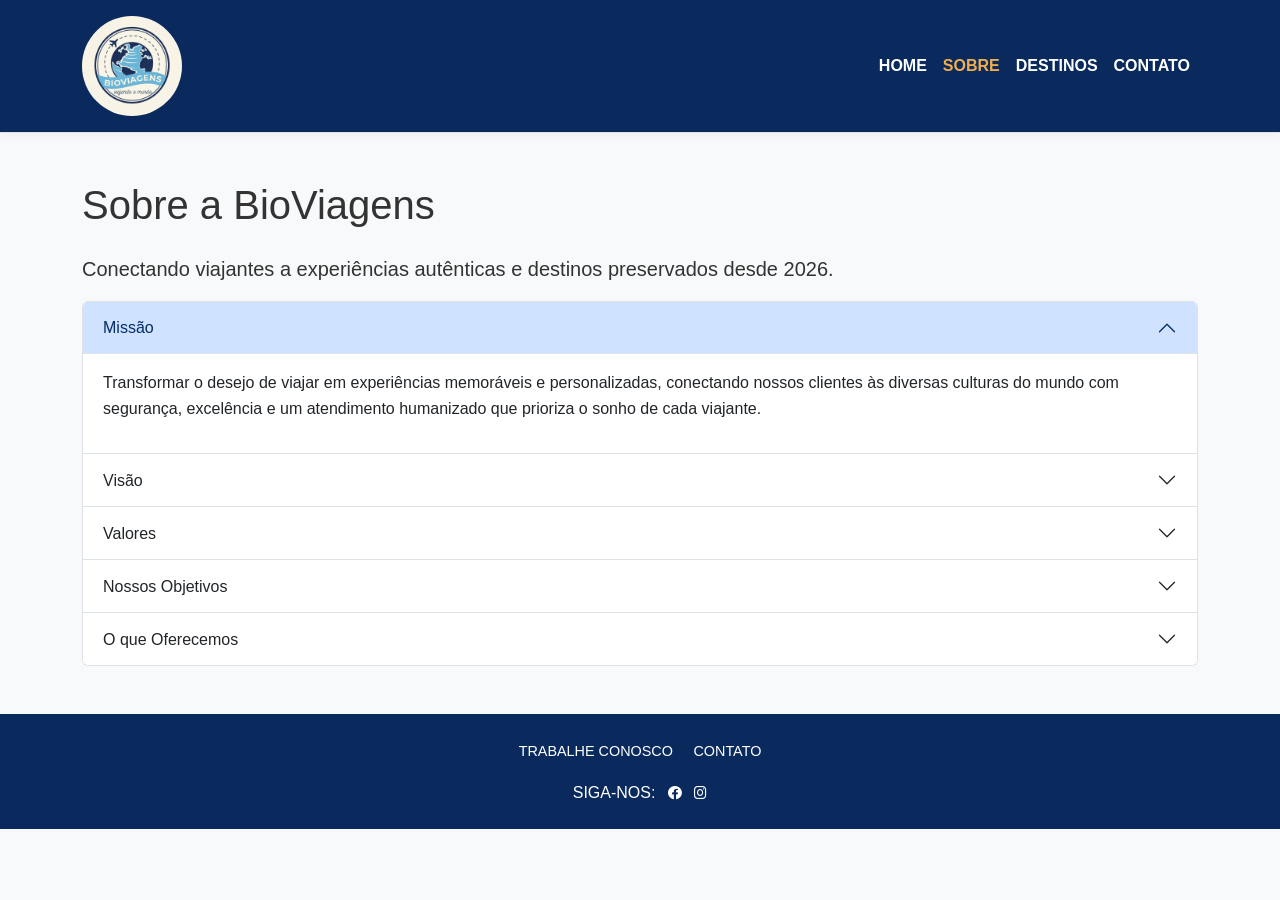
<file: trabalho_01_site_viagens/paginas/sobre.html>
<!DOCTYPE html>
<html lang="pt-br">
<head>
    <meta charset="UTF-8">
    <meta name="viewport" content="width=device-width, initial-scale=1.0">
    <title>Sobre Nós - BioViagens</title>
    <link href="https://cdn.jsdelivr.net/npm/bootstrap@5.3.0/dist/css/bootstrap.min.css" rel="stylesheet">
    <link rel="stylesheet" href="https://cdnjs.cloudflare.com/ajax/libs/font-awesome/6.0.0/css/all.min.css">
    <link rel="stylesheet" href="../css/style.css">
</head>
<body>

    <header class="py-3 border-bottom">
        <div class="container d-flex justify-content-between align-items-center">
            <div class="logo">
                <img src="../img/logo.png" alt="Logomarca" height="100" class="rounded-circle">
            </div>
            <nav class="navbar navbar-expand-lg navbar-light">
                <div class="collapse navbar-collapse">
                    <ul class="navbar-nav">
                        <li class="nav-item"><a class="nav-link" href="../index.html">HOME</a></li>
                        <li class="nav-item"><a class="nav-link active" href="sobre.html">SOBRE</a></li>
                        <li class="nav-item"><a class="nav-link" href="destinos.html">DESTINOS</a></li>
                        <li class="nav-item"><a class="nav-link" href="contato.html">CONTATO</a></li>
                    </ul>
                </div>
            </nav>
        </div>
    </header>

    <main class="container my-5">
        <div class="row">
            <article class="col-md-12">
                <h1 class="mb-4">Sobre a BioViagens</h1>
                <p class="lead">Conectando viajantes a experiências autênticas e destinos preservados desde 2026.</p>
                
                <div class="accordion" id="accordionSobre">
                    <div class="accordion-item">
                        <h2 class="accordion-header">
                            <button class="accordion-button" type="button" data-bs-toggle="collapse" data-bs-target="#collapseOne">
                                Missão
                            </button>
                        </h2>
                        <div id="collapseOne" class="accordion-collapse collapse show" data-bs-parent="#accordionSobre">
                            <div class="accordion-body">
                                <p>Transformar o desejo de viajar em experiências memoráveis e personalizadas, conectando nossos clientes às diversas culturas do mundo com segurança, excelência e um atendimento humanizado que prioriza o sonho de cada viajante.</p>
                            </div>
                        </div>
                    </div>

                    <div class="accordion-item">
                        <h2 class="accordion-header">
                            <button class="accordion-button collapsed" type="button" data-bs-toggle="collapse" data-bs-target="#collapseTwo">
                                Visão
                            </button>
                        </h2>
                        <div id="collapseTwo" class="accordion-collapse collapse" data-bs-parent="#accordionSobre">
                            <div class="accordion-body">
                                <p>Ser reconhecida globalmente como a agência de viagens que melhor entende e traduz a essência de seus clientes, tornando-se referência em curadoria de roteiros exclusivos e inovação no setor de turismo até 2030.</p>
                            </div>
                        </div>
                    </div>

                    <div class="accordion-item">
                        <h2 class="accordion-header">
                            <button class="accordion-button collapsed" type="button" data-bs-toggle="collapse" data-bs-target="#collapseFive">
                                Valores
                            </button>
                        </h2>
                        <div id="collapseFive" class="accordion-collapse collapse" data-bs-parent="#accordionSobre">
                            <div class="accordion-body">
                                <p>
                        <ul>
                            <li>Comprometimento com o Cliente: Colocamos as necessidades e os sonhos de quem viaja conosco no centro de todas as nossas decisões.</li>
                            <li>Excelência e Qualidade: Buscamos a perfeição em cada detalhe, desde a escolha dos parceiros até o suporte durante a viagem.</li>
                            <li>Integridade e Transparência: Atuamos com clareza em todas as etapas, garantindo relações de confiança e ética com nossos clientes e fornecedores.</li>
                            <li>Paixão por Descobrir: Somos movidos pela curiosidade e pelo entusiasmo de explorar o novo, transmitindo essa energia em nossos pacotes.</li>
                            <li>Sustentabilidade e Respeito: Promovemos um turismo consciente que respeita as culturas locais e o meio ambiente, preservando os destinos para as futuras gerações.</li>                            
                        </ul>
                        
                    </p>
                            </div>
                        </div>
                    </div>

                    <div class="accordion-item">
                        <h2 class="accordion-header">
                            <button class="accordion-button collapsed" type="button" data-bs-toggle="collapse" data-bs-target="#collapseThree">
                                Nossos Objetivos
                            </button>
                        </h2>
                        <div id="collapseThree" class="accordion-collapse collapse" data-bs-parent="#accordionSobre">
                            <div class="accordion-body">
                                <p>Nossa razão de ser é tornar o mundo acessível. Acreditamos que o planejamento de uma viagem é o início da realização de um sonho, e nossa missão é garantir que essa transição seja feita com absoluta segurança, conforto e encantamento. Queremos que nossos clientes se preocupem apenas em viver o momento, enquanto nós cuidamos de toda a complexidade logística.</p>
                            </div>
                        </div>
                    </div>

                    <div class="accordion-item">
                        <h2 class="accordion-header">
                            <button class="accordion-button collapsed" type="button" data-bs-toggle="collapse" data-bs-target="#collapseFour">
                                O que Oferecemos
                            </button>
                        </h2>
                        <div id="collapseFour" class="accordion-collapse collapse" data-bs-parent="#accordionSobre">
                            <div class="accordion-body">
                                <p>
                                <p>Nossa expertise abrange os seis continentes. Seja para quem busca o agito das metrópoles globais ou para quem prefere o silêncio de santuários naturais, temos o pacote ideal:</p>
                        <ul>
                            <li>Destinos Internacionais: Das luzes de Paris às praias exóticas da Tailândia, organizamos logística completa para que você explore o globo com segurança.</li>
                            <li>Roteiros Personalizados: Viagens de lua de mel, aventuras em família ou expedições solo. Criamos o itinerário que se adapta ao seu ritmo e orçamento.</li>
                            <li>Experiência Completa: Oferecemos suporte em passagens aéreas, hospedagens selecionadas, seguros-viagem e guias locais.</li>
                        </ul>
                        
                    </p>
                            </div>
                        </div>
                    </div>

                </div>
            </article>
        </div>
    </main>

    <footer class="text-white py-4 mt-auto">
        <div class="container text-center">
            <nav class="mb-3">
                <a href="contato.html" class="text-white mx-2">TRABALHE CONOSCO</a>
                <a href="contato.html" class="text-white mx-2">CONTATO</a>
            </nav>
            <div class="social-links">
                <span>SIGA-NOS:</span>
                <a href="#" class="text-white ms-2"><i class="fab fa-facebook"></i></a>
                <a href="#" class="text-white ms-2"><i class="fab fa-instagram"></i></a>
            </div>
        </div>
    </footer>

    <script src="https://cdn.jsdelivr.net/npm/bootstrap@5.3.0/dist/js/bootstrap.bundle.min.js"></script>
</body>
</html>
</file>
<file: site_super_choque/css/style.css>
:root{
    --azul-escuro:#020115;
    --amarelo:#ffc107;

}

.hero-image{
    width:150px;
    height:150px;
    border: 3px solid var(--amarelo);

}

.hero-section{
    background: linear-gradient(45deg,var(--azul-escuro), #1a1a2e);
    min-height: 100vh;
}

.btn-menu{
    background: none;
    border: none;
    padding: 5px;  
}

.menu-lateral{
    position: fixed;
    top: 0;
    left: -250px;
    width: 250px;
    height: 100%;
    background: var(--azul-escuro);
    transition: left 0.3s;
    padding-top: 80px;
    z-index: 1000;
}

.menu-lateral.ativa{
    left: 0;

}

.menu-lateral ul{
    list-style:none;
    padding: 0;
    margin: 0;
    

}
.menu-lateral a {
    color: white;
    text-decoration:none;
    display:block;
    padding: 15px 20px;
    border-bottom:1px solid #1a1a2e;

}

.container img{
    transition:transform 0.5s ease;
}

.container img:hover {
    transform:scale(1.05);
}
</file>
<file: trabalho_01_site_viagens/css/style.css>
body {
    font-family: 'Segoe UI', Tahoma, Geneva, Verdana, sans-serif;
    color: #333;
    line-height: 1.6;
    background-color: #f8f9fa;
}

/* Header e Logomarca */
header {
    background-color: #0A2A5E !important;
    box-shadow: 0 2px 10px rgba(0,0,0,0.05);
}

.nav-link {
    font-weight: 600;
    color: #ffffff !important; 
    transition: 0.3s;
}

.nav-link:hover, .nav-link.active {
    color: #f0ad4e !important; 
}

/* Ajuste do Carousel (SlideShow) */
.carousel-item img {
    object-fit: cover;
    height: 450px; 
    filter: brightness(0.8);
}

/* Cards de Destinos */
.card {
    border: none;
    transition: transform 0.3s ease;
    box-shadow: 0 4px 15px rgba(0,0,0,0.1);
}

.card:hover {
    transform: translateY(-10px); /* Efeito de flutuar ao passar o mouse */
}

.card-title {
    color: #0056b3;
    font-weight: bold;
}

/* Footer (Rodapé) */
footer {
    background-color: #0A2A5E !important; 
}

footer a {
    text-decoration: none;
    font-size: 0.9rem;
    transition: 0.3s;
}

footer a:hover {
    color: #f0ad4e !important;
}

/* Ajuste do Mapa */
iframe {
    width: 100%;
    height: 300px;
}
</file>
